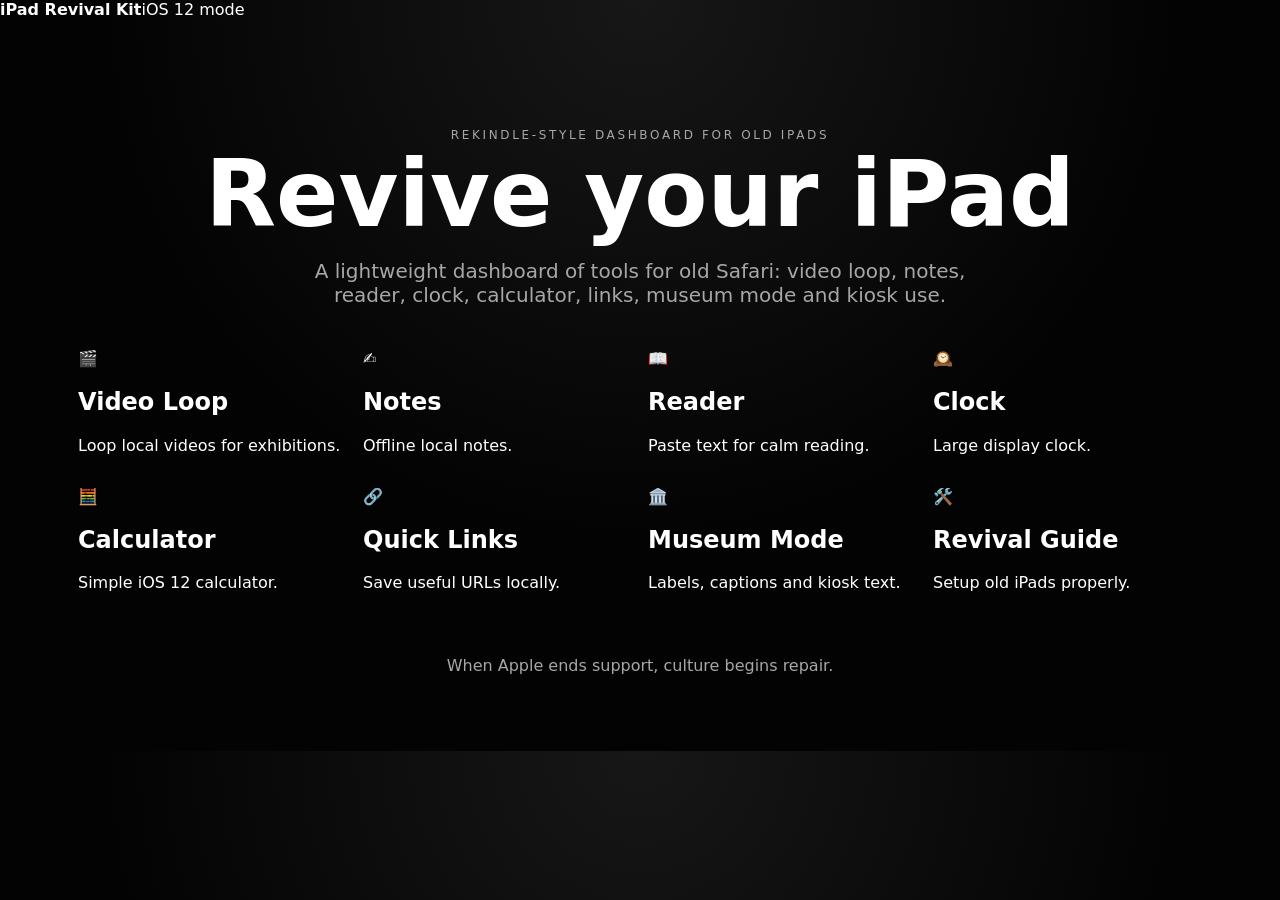
<file: index.html>
<!DOCTYPE html>
<html lang="en">
<head>
<meta charset="UTF-8">
<title>iPad Revival Kit</title>
<meta name="viewport" content="width=device-width, initial-scale=1.0, user-scalable=no">
<meta name="apple-mobile-web-app-capable" content="yes">
<meta name="apple-mobile-web-app-title" content="Revival Kit">
<link rel="manifest" href="manifest.json">
<link rel="stylesheet" href="style.css">
</head>
<body>
<div class="topbar"><strong>iPad Revival Kit</strong><span>iOS 12 mode</span></div>
<main class="shell">
<section class="hero compact">
<p class="eyebrow">Rekindle-style dashboard for old iPads</p>
<h1>Revive your iPad</h1>
<p class="subtitle">A lightweight dashboard of tools for old Safari: video loop, notes, reader, clock, calculator, links, museum mode and kiosk use.</p>
</section>
<section class="grid app-grid">
<a class="app-card" href="video-looper.html"><b>🎬</b><h2>Video Loop</h2><p>Loop local videos for exhibitions.</p></a>
<a class="app-card" href="pages/notes.html"><b>✍️</b><h2>Notes</h2><p>Offline local notes.</p></a>
<a class="app-card" href="pages/reader.html"><b>📖</b><h2>Reader</h2><p>Paste text for calm reading.</p></a>
<a class="app-card" href="pages/clock.html"><b>🕰️</b><h2>Clock</h2><p>Large display clock.</p></a>
<a class="app-card" href="pages/calculator.html"><b>🧮</b><h2>Calculator</h2><p>Simple iOS 12 calculator.</p></a>
<a class="app-card" href="pages/links.html"><b>🔗</b><h2>Quick Links</h2><p>Save useful URLs locally.</p></a>
<a class="app-card" href="pages/museum.html"><b>🏛️</b><h2>Museum Mode</h2><p>Labels, captions and kiosk text.</p></a>
<a class="app-card" href="pages/guide.html"><b>🛠️</b><h2>Revival Guide</h2><p>Setup old iPads properly.</p></a>
</section>
<footer>When Apple ends support, culture begins repair.</footer>
</main>
<script src="app.js"></script>
</body>
</html>
</file>
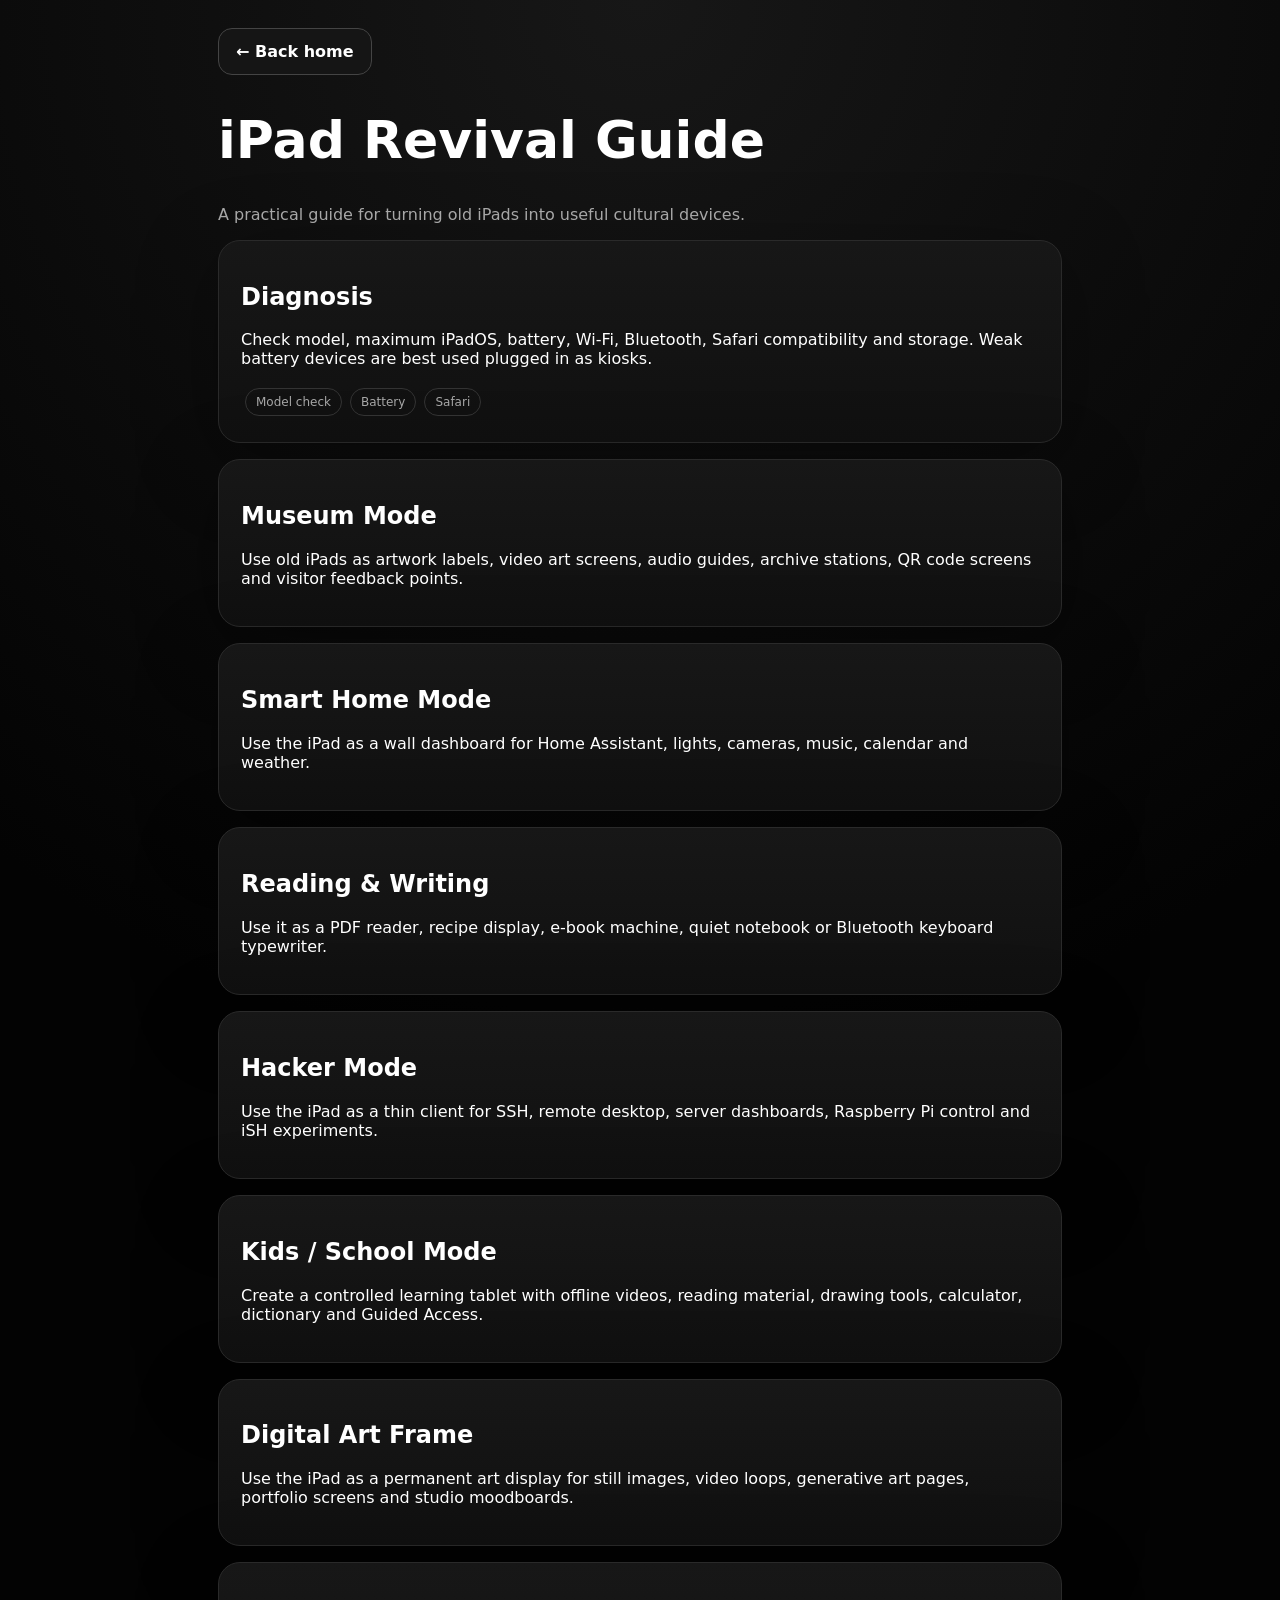
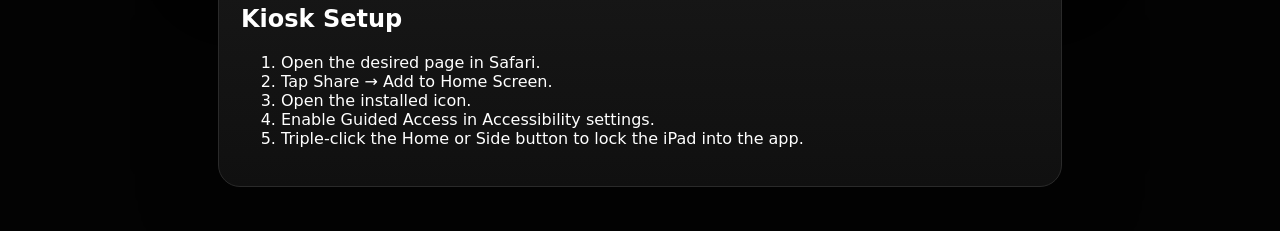
<file: guide.html>
<!DOCTYPE html>
<html lang="en">
<head>
<meta charset="UTF-8">
<title>iPad Revival Guide</title>
<meta name="viewport" content="width=device-width, initial-scale=1.0">
<link rel="stylesheet" href="style.css">
</head>
<body>
<main class="page">
<a class="button" href="index.html">← Back home</a>
<h1>iPad Revival Guide</h1>
<p class="muted">A practical guide for turning old iPads into useful cultural devices.</p>

<section id="diagnosis" class="page-card">
<h2>Diagnosis</h2>
<p>Check model, maximum iPadOS, battery, Wi-Fi, Bluetooth, Safari compatibility and storage. Weak battery devices are best used plugged in as kiosks.</p>
<span class="badge">Model check</span><span class="badge">Battery</span><span class="badge">Safari</span>
</section>

<section id="museum" class="page-card">
<h2>Museum Mode</h2>
<p>Use old iPads as artwork labels, video art screens, audio guides, archive stations, QR code screens and visitor feedback points.</p>
</section>

<section id="home" class="page-card">
<h2>Smart Home Mode</h2>
<p>Use the iPad as a wall dashboard for Home Assistant, lights, cameras, music, calendar and weather.</p>
</section>

<section id="reading" class="page-card">
<h2>Reading & Writing</h2>
<p>Use it as a PDF reader, recipe display, e-book machine, quiet notebook or Bluetooth keyboard typewriter.</p>
</section>

<section id="hacker" class="page-card">
<h2>Hacker Mode</h2>
<p>Use the iPad as a thin client for SSH, remote desktop, server dashboards, Raspberry Pi control and iSH experiments.</p>
</section>

<section id="kids" class="page-card">
<h2>Kids / School Mode</h2>
<p>Create a controlled learning tablet with offline videos, reading material, drawing tools, calculator, dictionary and Guided Access.</p>
</section>

<section id="art" class="page-card">
<h2>Digital Art Frame</h2>
<p>Use the iPad as a permanent art display for still images, video loops, generative art pages, portfolio screens and studio moodboards.</p>
</section>

<section class="page-card">
<h2>Kiosk Setup</h2>
<ol>
<li>Open the desired page in Safari.</li>
<li>Tap Share → Add to Home Screen.</li>
<li>Open the installed icon.</li>
<li>Enable Guided Access in Accessibility settings.</li>
<li>Triple-click the Home or Side button to lock the iPad into the app.</li>
</ol>
</section>
</main>
</body>
</html>
</file>
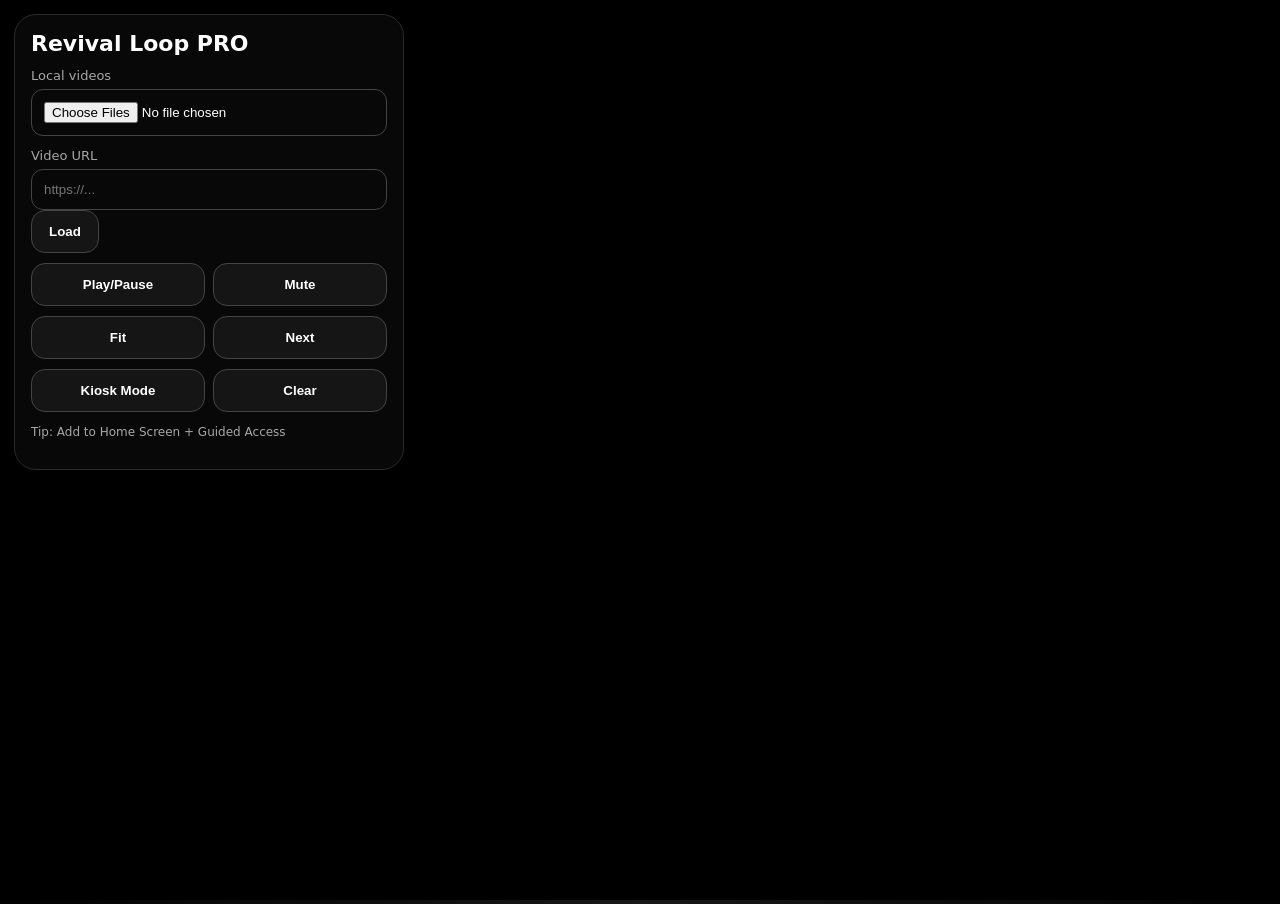
<file: video-looper.html>
<!DOCTYPE html>
<html lang="en">
<head>
<meta charset="UTF-8">
<title>Revival Video Looper PRO</title>
<meta name="viewport" content="width=device-width, initial-scale=1.0, user-scalable=no">
<link rel="stylesheet" href="style.css">
</head>
<body class="player-body">

<video id="video" class="player-video" autoplay muted playsinline webkit-playsinline></video>

<div id="panel" class="panel">
<h1>Revival Loop PRO</h1>

<label class="label">Local videos</label>
<input type="file" id="files" accept="video/*" multiple>

<label class="label">Video URL</label>
<input id="url" placeholder="https://...">
<button onclick="loadURL()">Load</button>

<div class="row">
<button onclick="togglePlay()">Play/Pause</button>
<button onclick="toggleMute()">Mute</button>
</div>

<div class="row">
<button onclick="fitMode()">Fit</button>
<button onclick="next()">Next</button>
</div>

<div class="row">
<button onclick="kiosk()">Kiosk Mode</button>
<button onclick="clearList()">Clear</button>
</div>

<p class="hint">Tip: Add to Home Screen + Guided Access</p>
</div>

<button class="show-panel" onclick="showPanel()">⚙</button>

<script>
let list=[]
let i=0
let fit='contain'
const v=document.getElementById('video')

document.getElementById('files').onchange=e=>{
list=[...e.target.files].map(f=>URL.createObjectURL(f))
i=0
play()
}

function loadURL(){
const u=document.getElementById('url').value.trim()
if(!u)return
list=[u]
i=0
play()
}

function play(){
if(!list.length)return
v.src=list[i]
v.loop=list.length===1
v.play().catch(()=>{})
}

function next(){
i=(i+1)%list.length
play()
}

function togglePlay(){v.paused?v.play():v.pause()}
function toggleMute(){v.muted=!v.muted}

function fitMode(){
fit=fit==='contain'?'cover':'contain'
v.style.objectFit=fit
}

function kiosk(){
document.getElementById('panel').style.display='none'
document.body.classList.add('kiosk')
v.play().catch(()=>{})
}

function showPanel(){
document.getElementById('panel').style.display='block'
document.body.classList.remove('kiosk')
}

function clearList(){list=[];v.removeAttribute('src');v.load()}

v.addEventListener('ended',()=>{if(list.length>1)next()})
v.addEventListener('error',()=>setTimeout(()=>play(),3000))

document.body.onclick=()=>{if(document.body.classList.contains('kiosk'))v.play().catch(()=>{})}
</script>

</body>
</html>
</file>
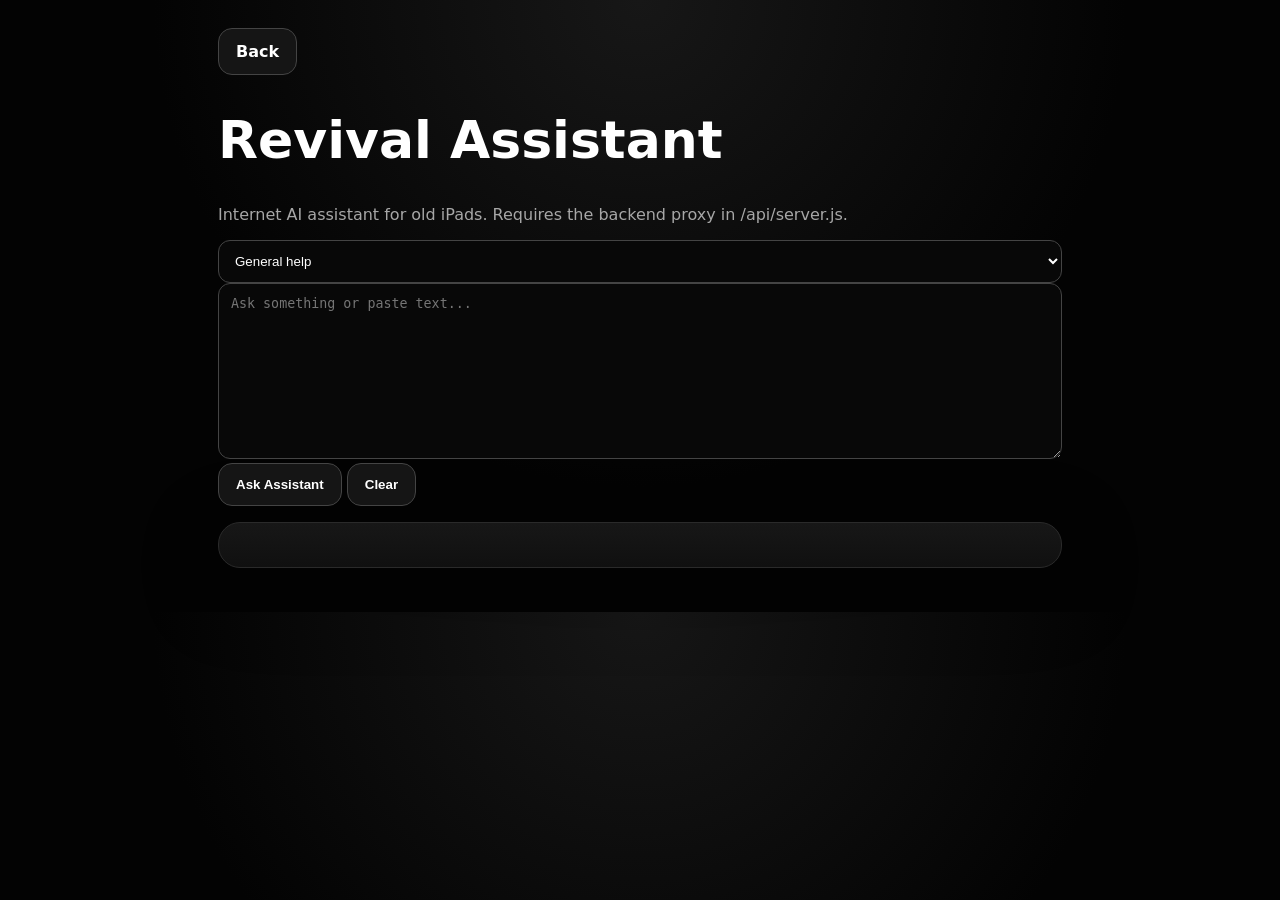
<file: pages/assistant.html>
<!doctype html>
<html>
<head>
<meta charset="utf-8">
<title>Revival Assistant</title>
<meta name="viewport" content="width=device-width,initial-scale=1">
<link rel="stylesheet" href="../style.css">
</head>
<body>
<main class="page">
<a class="button" href="../index.html">Back</a>
<h1>Revival Assistant</h1>
<p class="muted">Internet AI assistant for old iPads. Requires the backend proxy in /api/server.js.</p>
<select id="mode">
<option value="help">General help</option>
<option value="summarize">Summarize</option>
<option value="rewrite">Rewrite clearly</option>
<option value="museum">Museum label</option>
<option value="ideas">Generate ideas</option>
<option value="todo">Make task list</option>
</select>
<textarea id="input" rows="10" placeholder="Ask something or paste text..."></textarea>
<button onclick="askAI()">Ask Assistant</button>
<button onclick="clearChat()">Clear</button>
<div id="status" class="hint"></div>
<div id="output" class="page-card" style="white-space:pre-wrap"></div>
</main>
<script>
var API_URL=localStorage.ir_api_url||'/api/assistant';
var history=JSON.parse(localStorage.ir_ai_history||'[]');
var output=document.getElementById('output');
var statusBox=document.getElementById('status');
function draw(){output.innerText=history.map(function(m){return (m.role==='user'?'You: ':'Assistant: ')+m.content}).join('\n\n')}
function save(){localStorage.ir_ai_history=JSON.stringify(history)}
function clearChat(){history=[];save();draw()}
function promptForMode(mode,text){
 if(mode==='summarize')return 'Summarize this clearly for an old iPad user:\n'+text;
 if(mode==='rewrite')return 'Rewrite this clearly and simply:\n'+text;
 if(mode==='museum')return 'Create a concise museum/gallery label from this information. Include title, artist, medium, year if available, and a short public-facing description:\n'+text;
 if(mode==='ideas')return 'Generate practical ideas from this:\n'+text;
 if(mode==='todo')return 'Turn this into a clear checklist:\n'+text;
 return text;
}
function askAI(){
 var text=document.getElementById('input').value;
 var mode=document.getElementById('mode').value;
 if(!text){return}
 var finalPrompt=promptForMode(mode,text);
 history.push({role:'user',content:text});save();draw();statusBox.innerText='Thinking...';
 var xhr=new XMLHttpRequest();
 xhr.open('POST',API_URL,true);
 xhr.setRequestHeader('Content-Type','application/json');
 xhr.onreadystatechange=function(){
  if(xhr.readyState===4){
   statusBox.innerText='';
   try{
    var data=JSON.parse(xhr.responseText);
    if(data.error){history.push({role:'assistant',content:'Error: '+data.error});}
    else{history.push({role:'assistant',content:data.text||'No response'});}
   }catch(e){history.push({role:'assistant',content:'Connection error. Check backend URL and API key.'});}
   save();draw();document.getElementById('input').value='';
  }
 };
 xhr.send(JSON.stringify({message:finalPrompt,history:history.slice(-8)}));
}
draw();
</script>
</body>
</html>
</file>
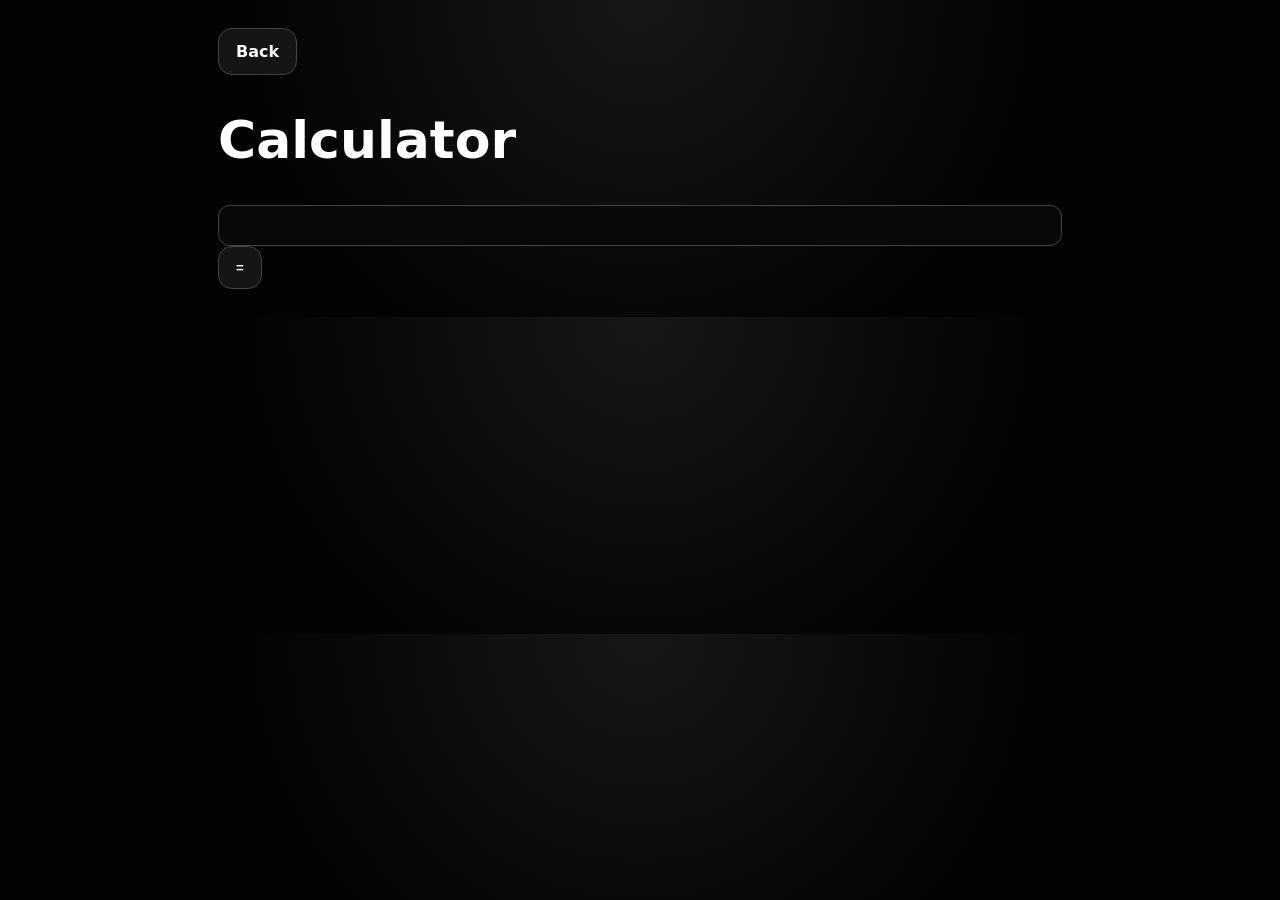
<file: pages/calculator.html>
<!doctype html><html><head><meta charset='utf-8'><title>Calculator</title><meta name='viewport' content='width=device-width,initial-scale=1'><link rel='stylesheet' href='../style.css'></head><body><main class='page'><a class='button' href='../index.html'>Back</a><h1>Calculator</h1><input id='i'><button onclick='c()'>=</button></main><script>function c(){try{i.value=eval(i.value)}catch(e){}}</script></body></html>
</file>
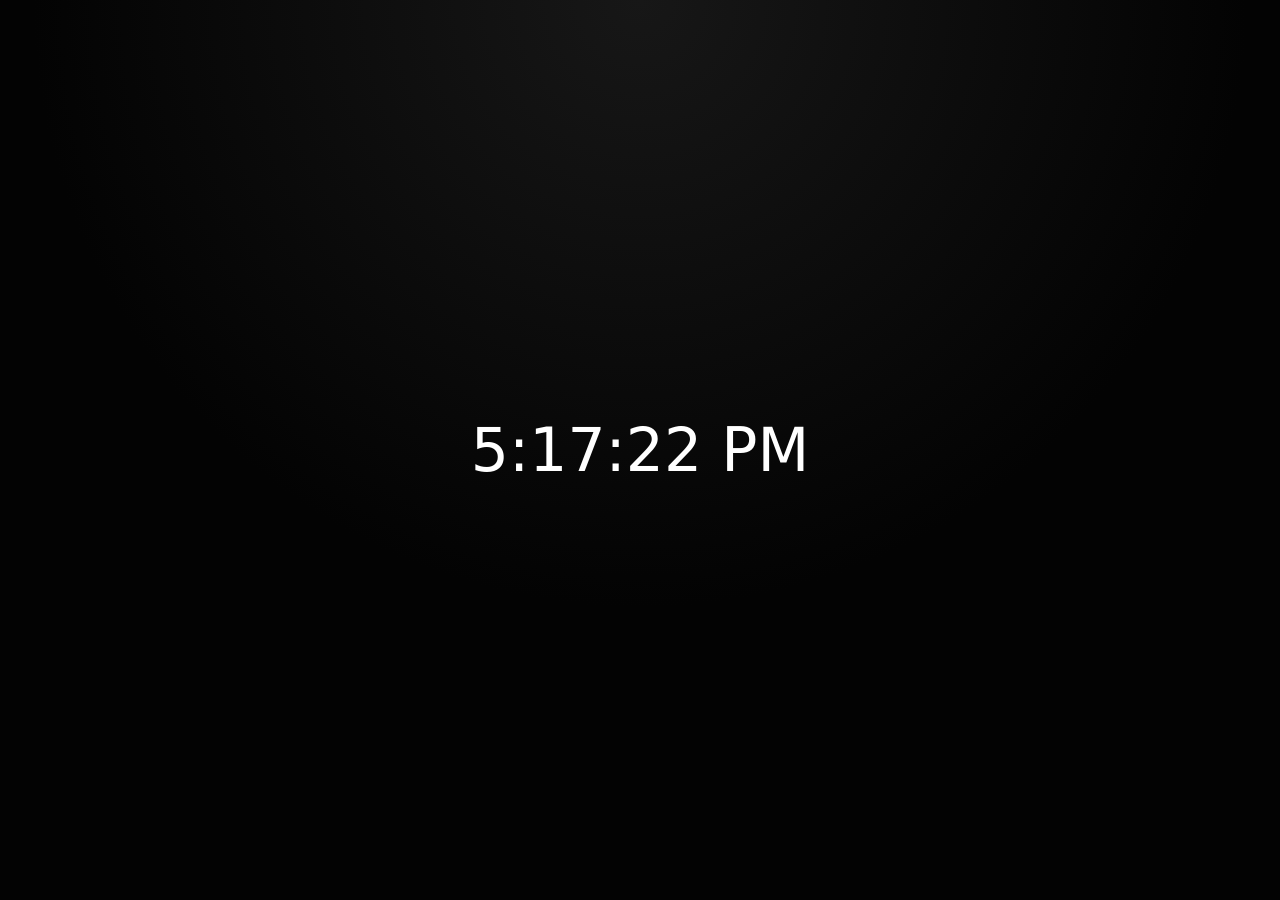
<file: pages/clock.html>
<!doctype html><html><head><meta charset='utf-8'><title>Clock</title><meta name='viewport' content='width=device-width,initial-scale=1'><link rel='stylesheet' href='../style.css'></head><body style='display:flex;align-items:center;justify-content:center;height:100vh;font-size:60px'><div id='c'></div><script>function t(){var d=new Date();c.innerText=d.toLocaleTimeString()}setInterval(t,1000);t()</script></body></html>
</file>
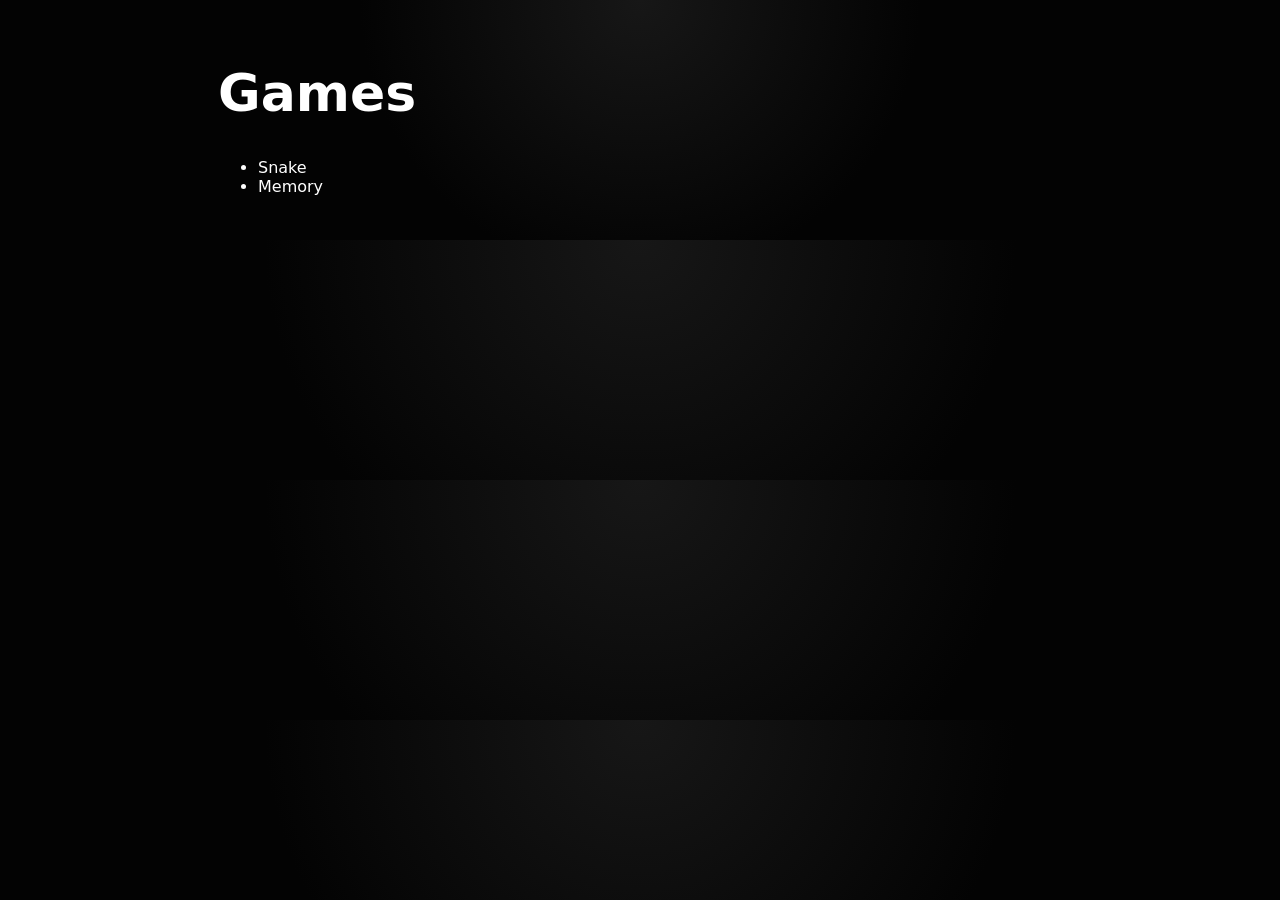
<file: pages/games.html>
<!doctype html><html><head><meta charset='utf-8'><title>Games</title><meta name='viewport' content='width=device-width,initial-scale=1'><link rel='stylesheet' href='../style.css'></head><body class='page'><h1>Games</h1><ul><li><a href='snake.html'>Snake</a></li><li><a href='memory.html'>Memory</a></li></ul></body></html>
</file>
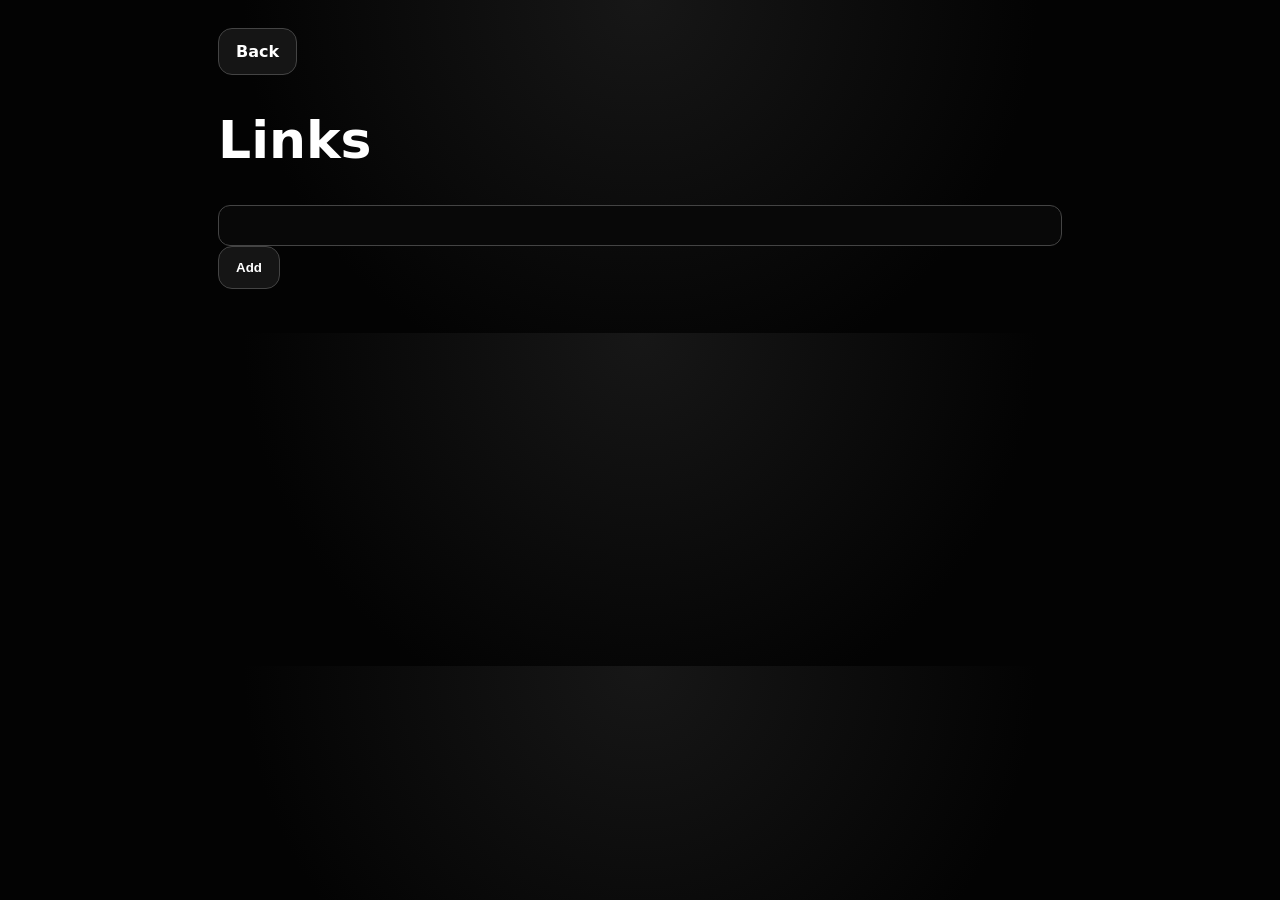
<file: pages/links.html>
<!doctype html><html><head><meta charset='utf-8'><title>Links</title><meta name='viewport' content='width=device-width,initial-scale=1'><link rel='stylesheet' href='../style.css'></head><body><main class='page'><a class='button' href='../index.html'>Back</a><h1>Links</h1><input id='u'><button onclick='a()'>Add</button><ul id='l'></ul></main><script>var links=JSON.parse(localStorage.ir_links||'[]');function draw(){l.innerHTML=links.map(x=>'<li><a href="'+x+'">'+x+'</a></li>').join('')}function a(){links.push(u.value);localStorage.ir_links=JSON.stringify(links);draw()}draw()</script></body></html>
</file>
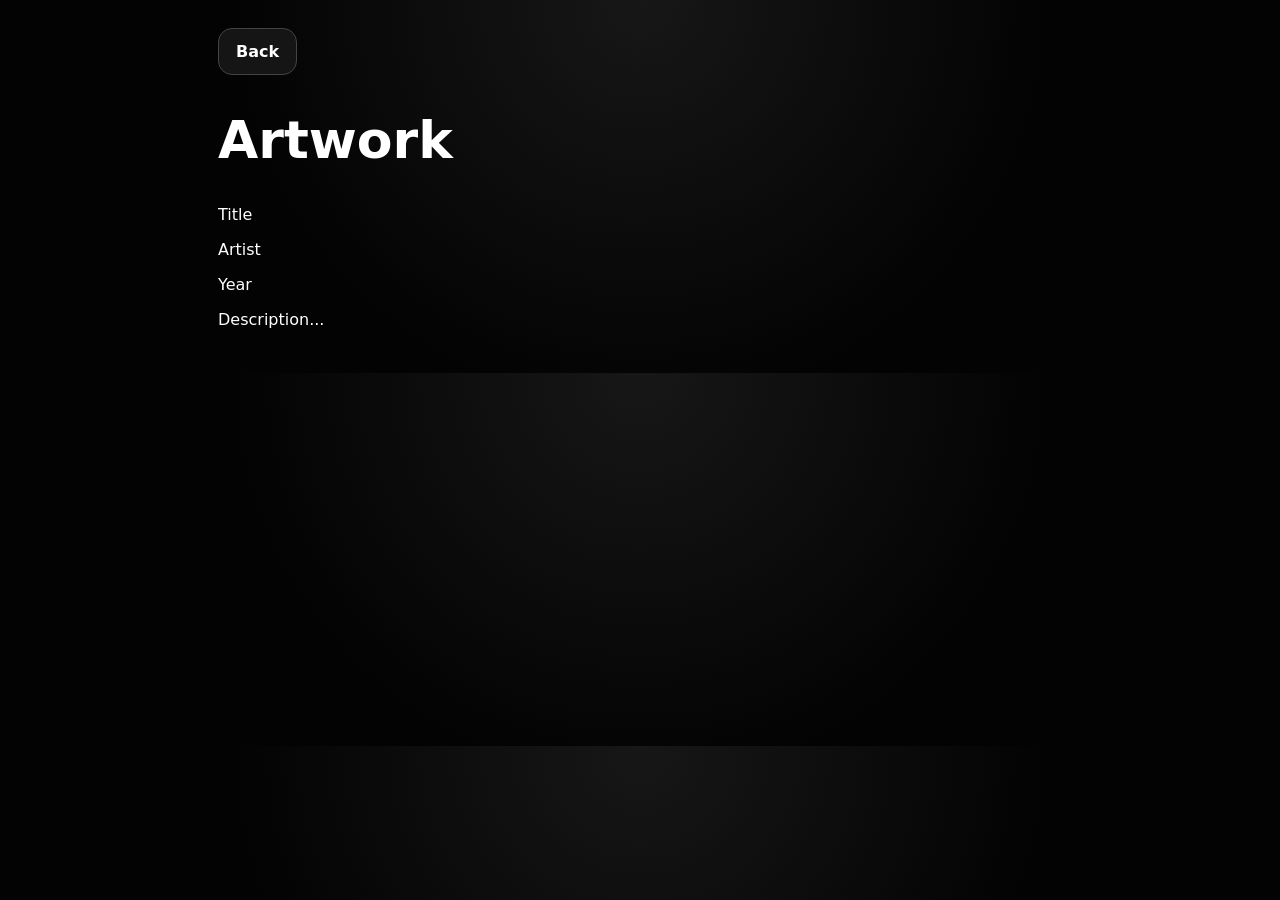
<file: pages/museum.html>
<!doctype html><html><head><meta charset='utf-8'><title>Museum</title><meta name='viewport' content='width=device-width,initial-scale=1'><link rel='stylesheet' href='../style.css'></head><body><main class='page'><a class='button' href='../index.html'>Back</a><h1>Artwork</h1><p>Title</p><p>Artist</p><p>Year</p><p>Description...</p></main></body></html>
</file>
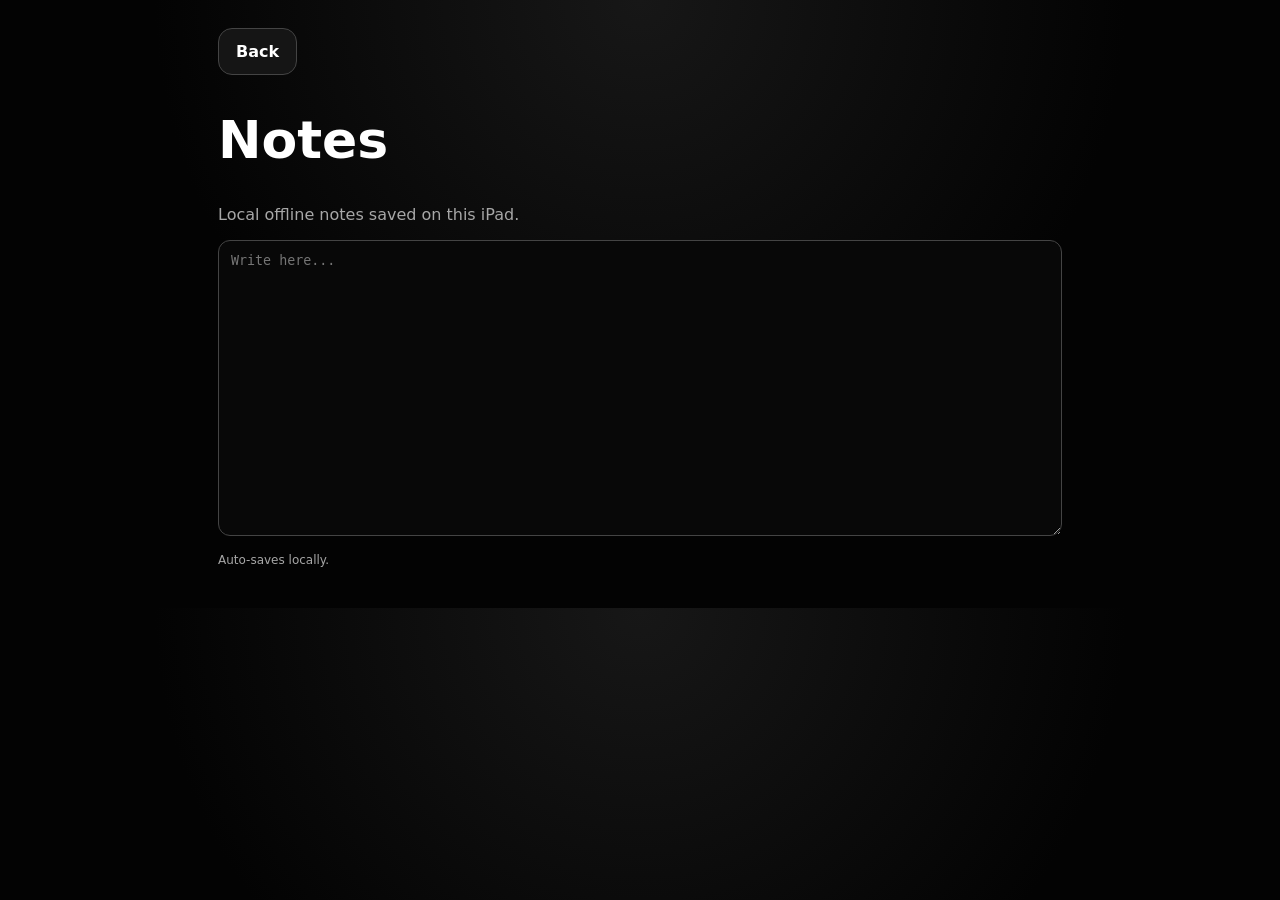
<file: pages/notes.html>
<!doctype html><html><head><meta charset='utf-8'><title>Notes</title><meta name='viewport' content='width=device-width,initial-scale=1'><link rel='stylesheet' href='../style.css'></head><body><main class='page'><a class='button' href='../index.html'>Back</a><h1>Notes</h1><p class='muted'>Local offline notes saved on this iPad.</p><textarea id='note' rows='18' placeholder='Write here...'></textarea><p class='hint'>Auto-saves locally.</p></main><script>var n=document.getElementById('note');n.value=localStorage.ir_notes||'';n.oninput=function(){localStorage.ir_notes=n.value}</script></body></html>
</file>
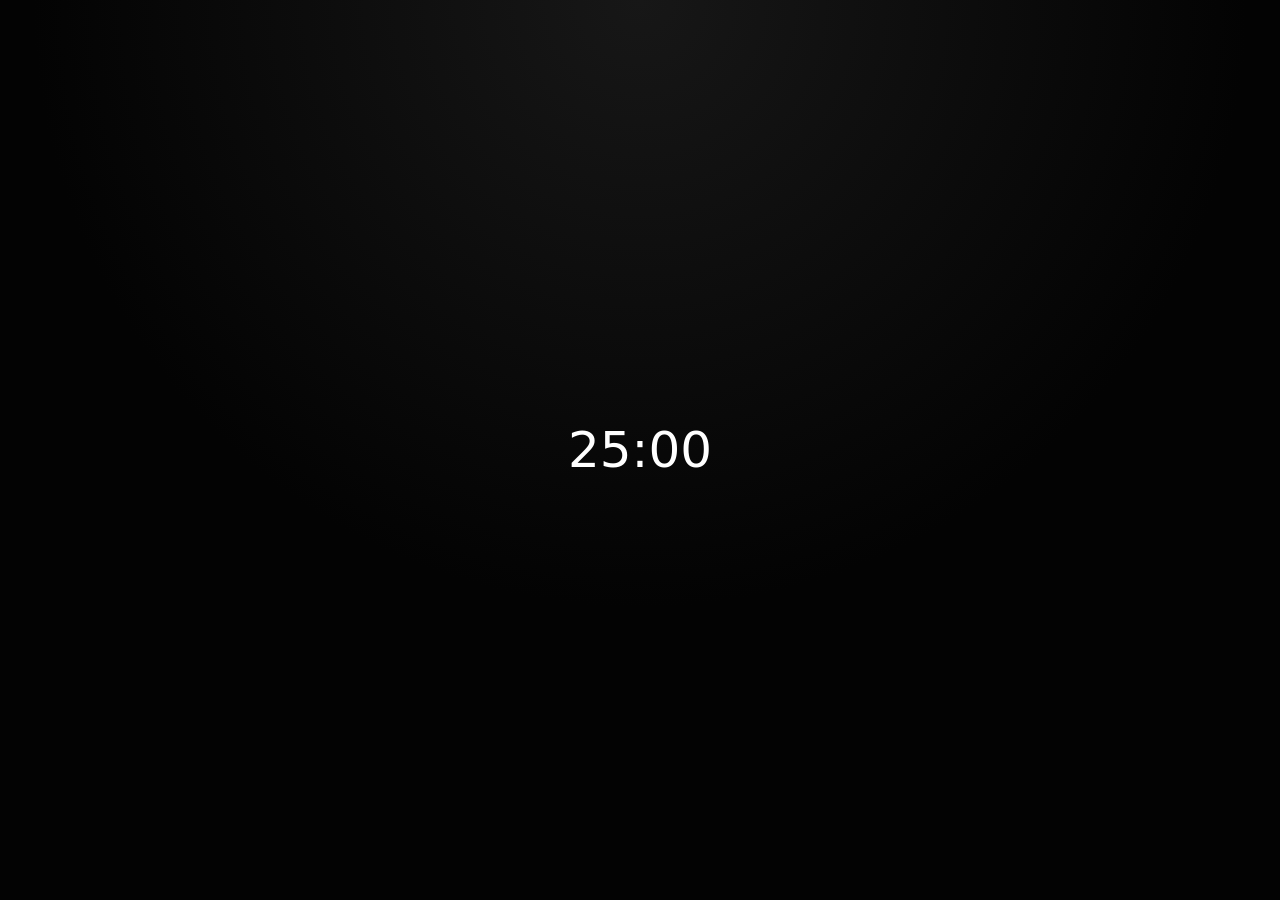
<file: pages/pomodoro.html>
<!doctype html><html><head><meta charset='utf-8'><title>Pomodoro</title><meta name='viewport' content='width=device-width,initial-scale=1'><link rel='stylesheet' href='../style.css'></head><body style='display:flex;align-items:center;justify-content:center;height:100vh;font-size:50px'><div id='t'></div><script>var s=1500;function tick(){var m=Math.floor(s/60),sec=s%60;t.innerText=m+':'+(sec<10?'0'+sec:sec);if(s>0)s--}setInterval(tick,1000);tick()</script></body></html>
</file>
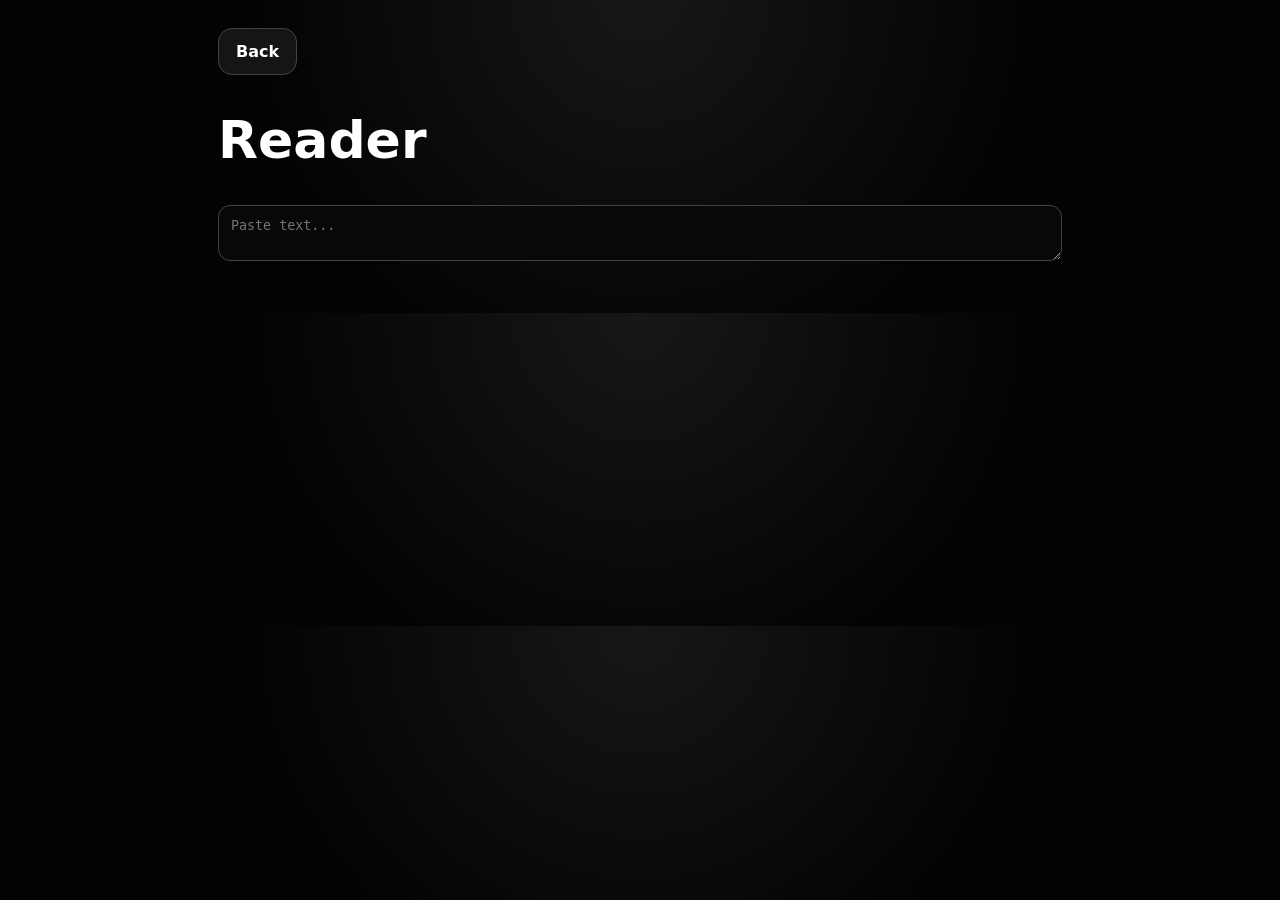
<file: pages/reader.html>
<!doctype html><html><head><meta charset='utf-8'><title>Reader</title><meta name='viewport' content='width=device-width,initial-scale=1'><link rel='stylesheet' href='../style.css'></head><body><main class='page'><a class='button' href='../index.html'>Back</a><h1>Reader</h1><textarea id='input' placeholder='Paste text...'></textarea><div id='out' style='margin-top:20px;line-height:1.6'></div></main><script>var i=document.getElementById('input'),o=document.getElementById('out');i.oninput=function(){o.innerText=i.value}</script></body></html>
</file>
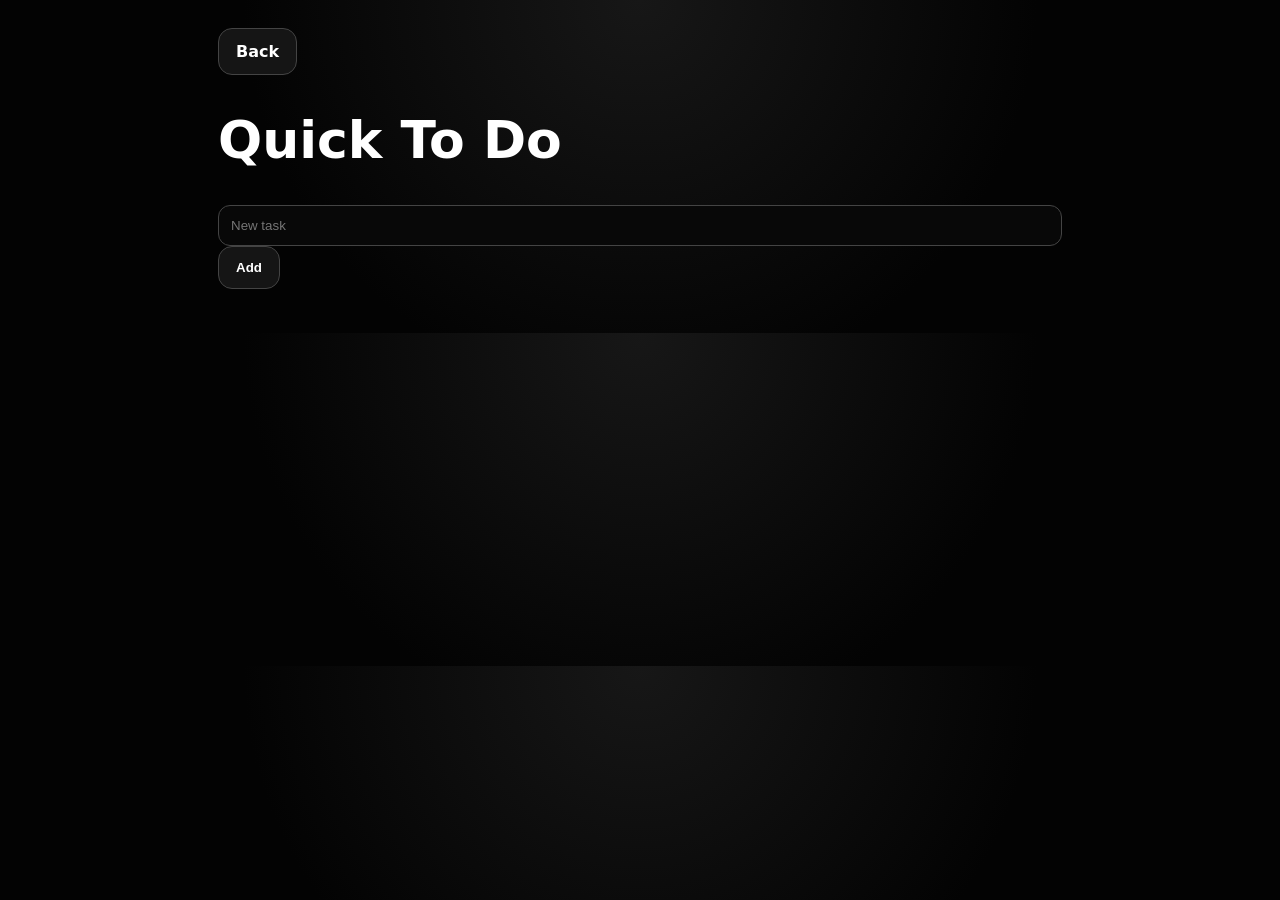
<file: pages/todo.html>
<!doctype html><html><head><meta charset='utf-8'><title>To Do</title><meta name='viewport' content='width=device-width,initial-scale=1'><link rel='stylesheet' href='../style.css'></head><body><main class='page'><a class='button' href='../index.html'>Back</a><h1>Quick To Do</h1><input id='task' placeholder='New task'><button onclick='add()'>Add</button><ul id='list'></ul></main><script>var todos=JSON.parse(localStorage.ir_todos||'[]');function save(){localStorage.ir_todos=JSON.stringify(todos)}function draw(){list.innerHTML=todos.map(function(t,i){return '<li><button onclick="done('+i+')">✓</button> '+t+'</li>'}).join('')}function add(){if(task.value){todos.push(task.value);task.value='';save();draw()}}function done(i){todos.splice(i,1);save();draw()}draw()</script></body></html>
</file>
<file: style.css>
:root{--bg:#030303;--panel:#101010;--panel2:#171717;--text:#fff;--muted:#a7a7a7;--border:#2a2a2a;--glow:rgba(255,255,255,.14)}*{box-sizing:border-box}html,body{margin:0;background:radial-gradient(circle at top,#171717,#030303 55%);color:var(--text);font-family:-apple-system,BlinkMacSystemFont,Inter,system-ui,sans-serif}a{color:inherit;text-decoration:none}.shell{padding:28px;max-width:1180px;margin:auto}.hero{text-align:center;margin:9vh auto 42px}.eyebrow{letter-spacing:.22em;text-transform:uppercase;color:var(--muted);font-size:12px}.hero h1{font-size:clamp(46px,9vw,92px);line-height:.9;margin:0}.subtitle{color:var(--muted);font-size:20px;max-width:720px;margin:22px auto}.actions{margin-top:22px}.button,button{padding:13px 17px;border-radius:14px;border:1px solid #444;background:#151515;color:white;font-weight:700;display:inline-block}.primary{background:white;color:black}.status-card,.card,.panel,.page-card{background:linear-gradient(180deg,var(--panel2),var(--panel));border:1px solid var(--border);border-radius:22px;box-shadow:0 20px 80px rgba(0,0,0,.35)}.status-card{padding:22px;margin:0 auto 22px;max-width:760px}.grid{display:grid;grid-template-columns:repeat(auto-fit,minmax(230px,1fr));gap:16px}.card{padding:20px;min-height:178px;transition:.2s}.card:hover{transform:translateY(-3px);border-color:#777;box-shadow:0 0 40px var(--glow)}.card span{opacity:.35;font-size:12px}.card p,footer,.muted{color:var(--muted)}footer{text-align:center;margin:48px 0}.page{padding:28px;max-width:900px;margin:auto}.page h1{font-size:52px}.page-card{padding:22px;margin:16px 0}.player-body{width:100vw;height:100vh;overflow:hidden;background:#000}.player-video{width:100vw;height:100vh;object-fit:contain;background:#000}.panel{position:fixed;top:14px;left:14px;width:min(390px,calc(100vw - 28px));max-height:calc(100vh - 28px);overflow:auto;padding:16px;z-index:20;background:rgba(10,10,10,.88);backdrop-filter:blur(12px)}.panel h1{font-size:22px;margin:0 0 12px}.label{display:block;margin:12px 0 6px;color:var(--muted);font-size:13px}input,select,textarea{width:100%;padding:12px;border-radius:12px;border:1px solid #444;background:#080808;color:white}.row{display:flex;gap:8px;margin-top:10px}.row button{flex:1}.hint{font-size:12px;color:var(--muted);line-height:1.4}.show-panel{position:fixed;right:14px;bottom:14px;width:54px;height:54px;border-radius:50%;display:none;opacity:.35;z-index:30}.kiosk .show-panel{display:block}.badge{display:inline-block;border:1px solid #333;border-radius:999px;padding:6px 10px;color:var(--muted);font-size:12px;margin:4px}.danger{background:#2b1111}.success{background:#112b18}@media(max-width:600px){.shell,.page{padding:18px}.row{flex-direction:column}.hero{margin-top:5vh}}
</file>
